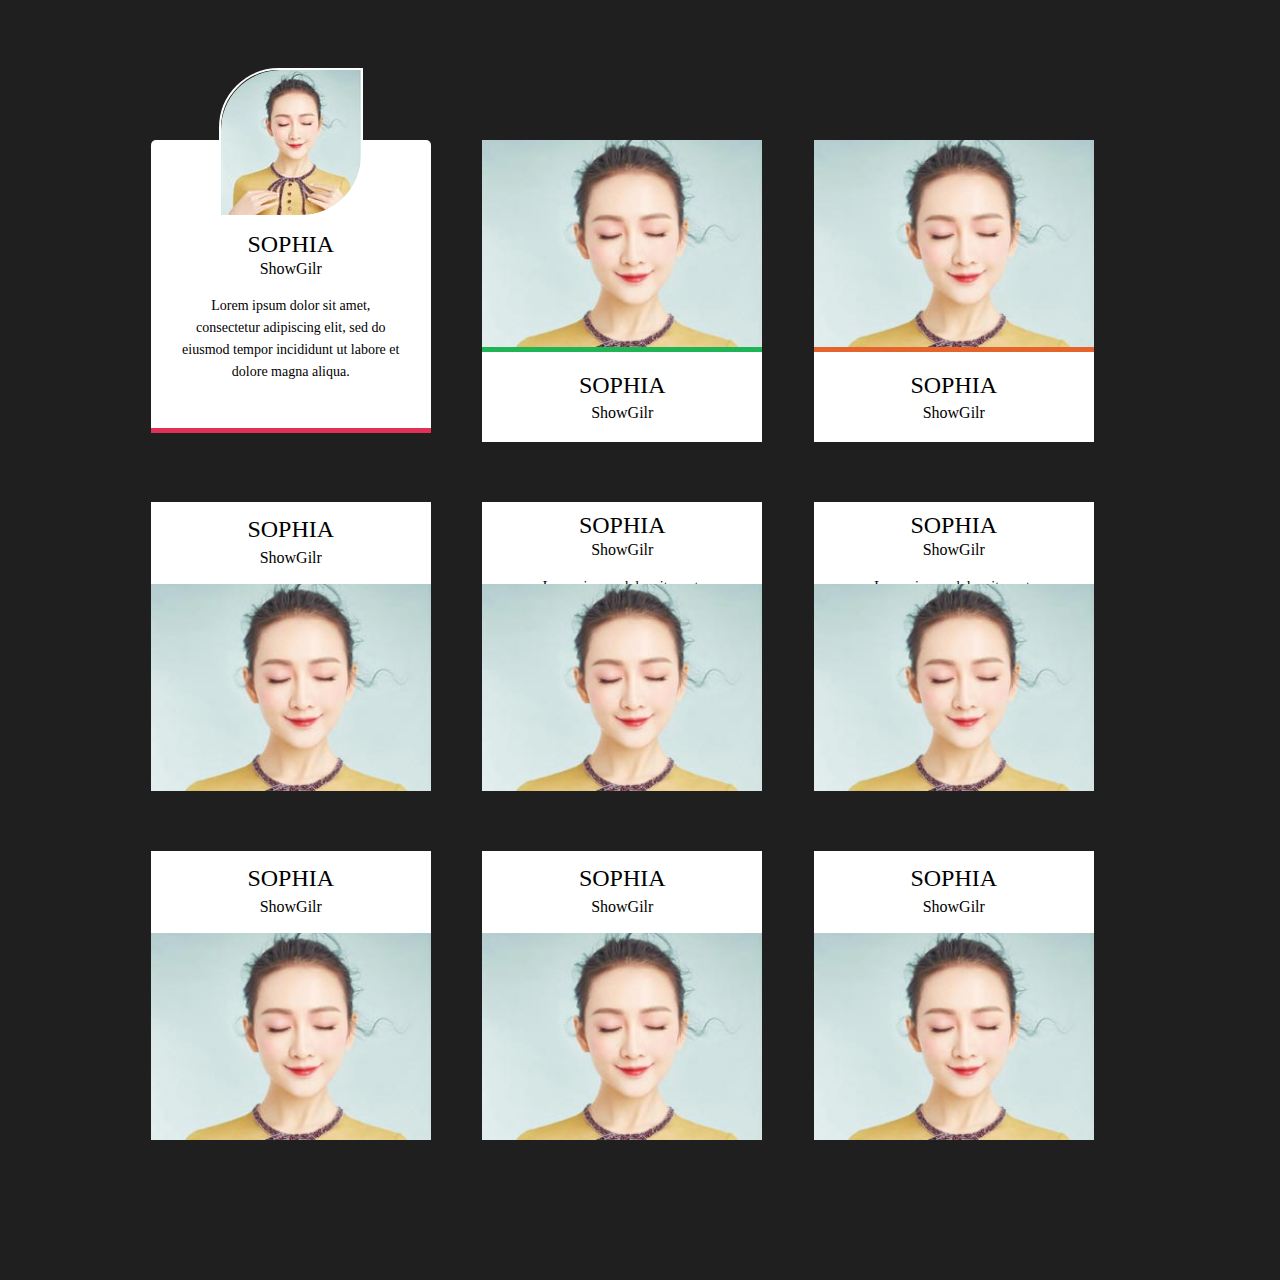
<file: 图片列表排列/index.html>
<!DOCTYPE html>
<html lang="en">

<head>
    <meta charset="UTF-8">
    <meta name="viewport" content="width=device-width, initial-scale=1.0">
    <meta http-equiv="X-UA-Compatible" content="ie=edge">
    <link rel="stylesheet" href="./style.css">
    <title>图片列表排列</title>
</head>

<body>
    <div class="container">
        <div class="team-members row">
            <!-- 第一张 -->
            <div class="single-member effect-1">
                <!-- 图片 -->
                <div class="member-image">
                    <img src="./images/member_140x145.jpg" alt="Member">
                </div>
                <!-- 文字 -->
                <div class="member-info">
                    <h3>Sophia</h3>
                    <h5>ShowGilr</h5>
                    <p>Lorem ipsum dolor sit amet, consectetur adipiscing elit, sed do eiusmod tempor incididunt ut
                        labore et dolore magna aliqua.</p>
                    <!-- 背景图为3个小图标 -->
                    <div class="social-touch">
                        <a class="fb-touch" href="#"></a>
                        <a class="tweet-touch" href="#"></a>
                        <a class="linkedin-touch" href="#"></a>
                    </div>
                </div>
            </div>

            <!-- 第二张 -->
            <div class="single-member effect-2">
                <!-- 图片 -->
                <div class="member-image">
                    <img src="./images/member_270x210.jpg" alt="Member">
                </div>
                <!-- 文字 -->
                <div class="member-info">
                    <h3>Sophia</h3>
                    <h5>ShowGilr</h5>
                    <p>Lorem ipsum dolor sit amet, consectetur adipiscing elit, sed do eiusmod tempor incididunt ut
                        labore et dolore magna aliqua.</p>
                    <!-- 背景图为3个小图标 -->
                    <div class="social-touch">
                        <a class="fb-touch" href="#"></a>
                        <a class="tweet-touch" href="#"></a>
                        <a class="linkedin-touch" href="#"></a>
                    </div>
                </div>
            </div>

            <!-- 第三张 -->
            <div class="single-member effect-3">
                <!-- 图片 -->
                <div class="member-image">
                    <img src="./images/member_270x210.jpg" alt="Member">
                </div>
                <!-- 文字 -->
                <div class="member-info">
                    <h3>Sophia</h3>
                    <h5>ShowGilr</h5>
                    <p>Lorem ipsum dolor sit amet, consectetur adipiscing elit, sed do eiusmod tempor incididunt ut
                        labore et dolore magna aliqua.</p>
                    <!-- 背景图为3个小图标 -->
                    <div class="social-touch">
                        <a class="fb-touch" href="#"></a>
                        <a class="tweet-touch" href="#"></a>
                        <a class="linkedin-touch" href="#"></a>
                    </div>
                </div>
            </div>

            <!-- 第四张 -->
            <div class="single-member effect-4">
                <!-- 标题 -->
                <div class="member-info">
                    <h3>Sophia</h3>
                    <h5>ShowGilr</h5>
                </div>
                <!-- 图片 -->
                <div class="member-image">
                    <img src="images/member_270x210.jpg" alt="Member">
                </div>
                <!-- 文字 -->
                <div class="more-info">
                    <p>Lorem ipsum dolor sit amet, consectetur adipiscing elit, sed do eiusmod tempor incididunt ut
                        labore et dolore magna aliqua. Lorem ipsum dolor sit amet, consectetur adipiscing elit sed do
                        eiusmod tempor incididunt.</p>
                    <div class="social-touch icon-colored">
                        <a class="fb-touch" href="#"></a>
                        <a class="tweet-touch" href="#"></a>
                        <a class="linkedin-touch" href="#"></a>
                    </div>
                </div>
            </div>

            <!-- 第五张 -->
            <div class="single-member effect-5">
                <!-- 图片 -->
                <div class="member-image">
                    <img src="images/member_270x210.jpg" alt="Member">
                </div>
                <!-- 文字 -->
                <div class="member-info">
                    <h3>Sophia</h3>
                    <h5>ShowGilr</h5>
                    <p>Lorem ipsum dolor sit amet, consectetur adipiscing elit, sed do eiusmod tempor incididunt ut
                        labore et dolore magna aliqua.</p>
                    <div class="social-touch icon-colored">
                        <a class="fb-touch" href="#"></a>
                        <a class="tweet-touch" href="#"></a>
                        <a class="linkedin-touch" href="#"></a>
                    </div>
                </div>
            </div>

            <!-- 第六张 -->
            <div class="single-member effect-6">
                <!-- 图片 -->
                <div class="member-image">
                    <img src="images/member_270x210.jpg" alt="Member">
                </div>
                <!-- 文字 -->
                <div class="member-info">
                    <h3>Sophia</h3>
                    <h5>ShowGilr</h5>
                    <p>Lorem ipsum dolor sit amet, consectetur adipiscing elit, sed do eiusmod tempor incididunt ut
                        labore et dolore magna aliqua.</p>
                    <div class="social-touch icon-colored">
                        <a class="fb-touch" href="#"></a>
                        <a class="tweet-touch" href="#"></a>
                        <a class="linkedin-touch" href="#"></a>
                    </div>
                </div>
                <div class="border-green"></div>
            </div>

            <!-- 第七张 -->
            <div class="single-member effect-7">
                <!-- 标题 -->
                <div class="member-info">
                    <h3>Sophia</h3>
                    <h5>ShowGilr</h5>
                </div>
                <!-- 图片 -->
                <div class="member-image">
                    <img src="images/member_270x210.jpg" alt="Member">
                </div>
                <!-- 文字 -->
                <div class="more-info">
                    <p>Lorem ipsum dolor sit amet, consectetur adipiscing elit, sed do eiusmod tempor incididunt ut
                        labore et dolore magna aliqua. Lorem ipsum dolor sit amet, consectetur adipiscing elit sed do
                        eiusmod tempor incididunt.</p>
                    <div class="social-touch icon-colored">
                        <a class="fb-touch" href="#"></a>
                        <a class="tweet-touch" href="#"></a>
                        <a class="linkedin-touch" href="#"></a>
                    </div>
                </div>
            </div>

            <!-- 第八张 -->
            <div class="single-member effect-8">
                <!-- 标题 -->
                <div class="member-info">
                    <h3>Sophia</h3>
                    <h5>ShowGilr</h5>
                </div>
                <!-- 图片 -->
                <div class="member-image">
                    <img src="images/member_270x210.jpg" alt="Member">
                </div>
                <!-- 文字 -->
                <div class="more-info">
                    <p>Lorem ipsum dolor sit amet, consectetur adipiscing elit, sed do eiusmod tempor incididunt ut
                        labore et dolore magna aliqua, Lorem ipsum dolor sit amet.</p>
                    <div class="social-touch icon-colored">
                        <a class="fb-touch" href="#"></a>
                        <a class="tweet-touch" href="#"></a>
                        <a class="linkedin-touch" href="#"></a>
                    </div>
                </div>
            </div>

            <!-- 第九张 -->
            <div class="single-member effect-9">
                <!-- 标题 -->
                <div class="member-info">
                    <h3>Sophia</h3>
                    <h5>ShowGilr</h5>
                </div>
                <!-- 图片 -->
                <div class="member-image">
                    <img src="images/member_270x210.jpg" alt="Member">
                </div>
                <!-- 文字 -->
                <div class="more-info">
                    <p>Lorem ipsum dolor sit amet, consectetur adipiscing elit, sed do eiusmod tempor incididunt ut
                        labore et dolore magna aliqua, Lorem ipsum dolor sit amet, consectetur adipiscing elit sed do
                        eiusmod tempor incididunt.</p>
                    <div class="social-touch icon-colored">
                        <a class="fb-touch" href="#"></a>
                        <a class="tweet-touch" href="#"></a>
                        <a class="linkedin-touch" href="#"></a>
                    </div>
                </div>
            </div>
        </div>
    </div>
</body>

</html>
</file>
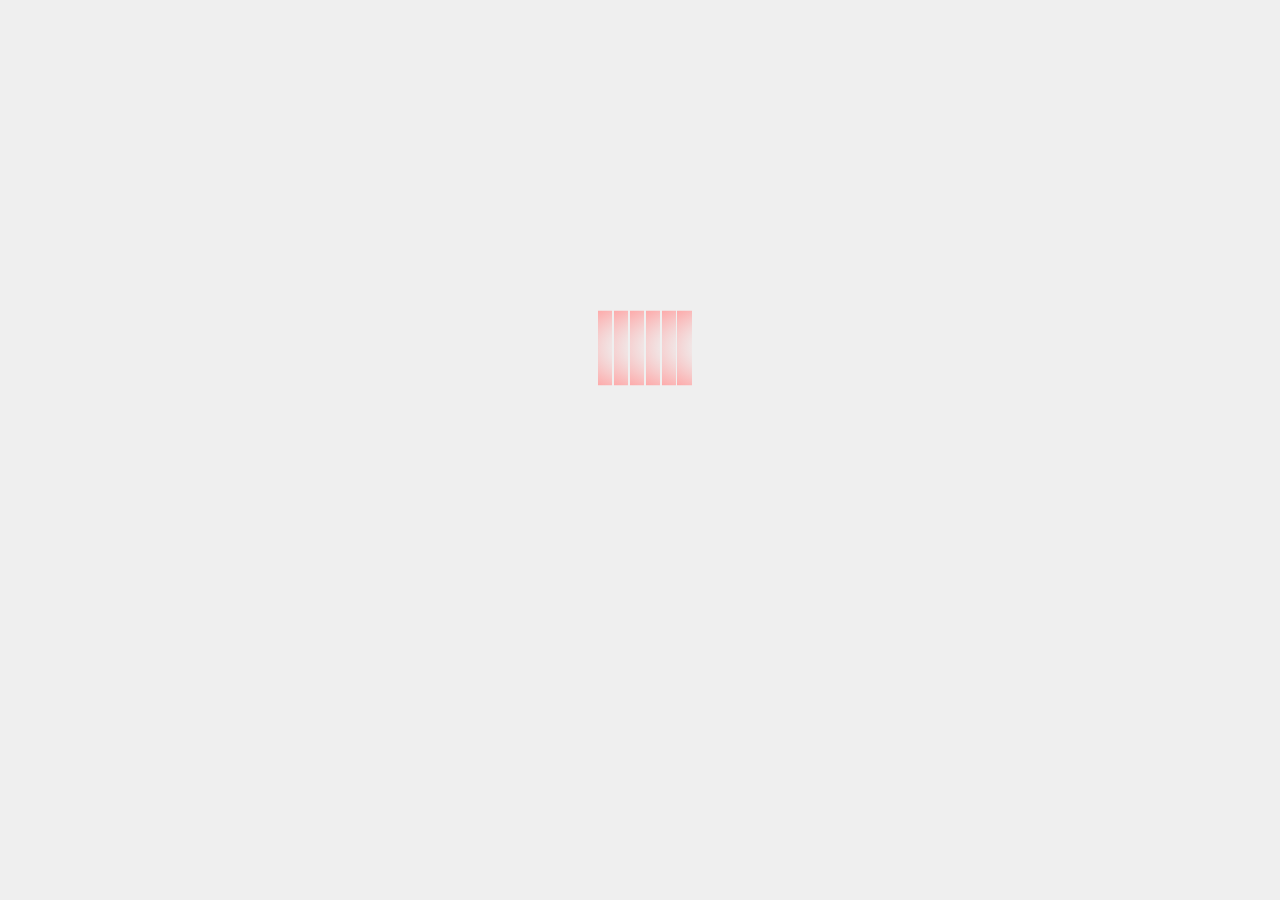
<file: 模拟跳动的音符/index.html>
<!DOCTYPE html>
<html lang="en">
<head>
    <meta charset="UTF-8">
    <meta name="viewport" content="width=device-width, initial-scale=1.0">
    <meta http-equiv="X-UA-Compatible" content="ie=edge">
    <title>跳动的音符</title>
    <link rel="stylesheet" href="./style.css">
</head>
<body>
    <div class="box">
        <div class="music">
            <ul id='waves' class="movent">
                <li class="li1"><span class="ani-li"></span></li>
                <li class="li2"><span class="ani-li"></span></li>
                <li class="li3"><span class="ani-li"></span></li>
                <li class="li4"><span class="ani-li"></span></li>
                <li class="li5"><span class="ani-li"></span></li>
                <li class="li6"><span class="ani-li"></span></li>
            </ul>
            <div class="music-state"></div>
        </div>
    </div>
</body>
</html>
</file>
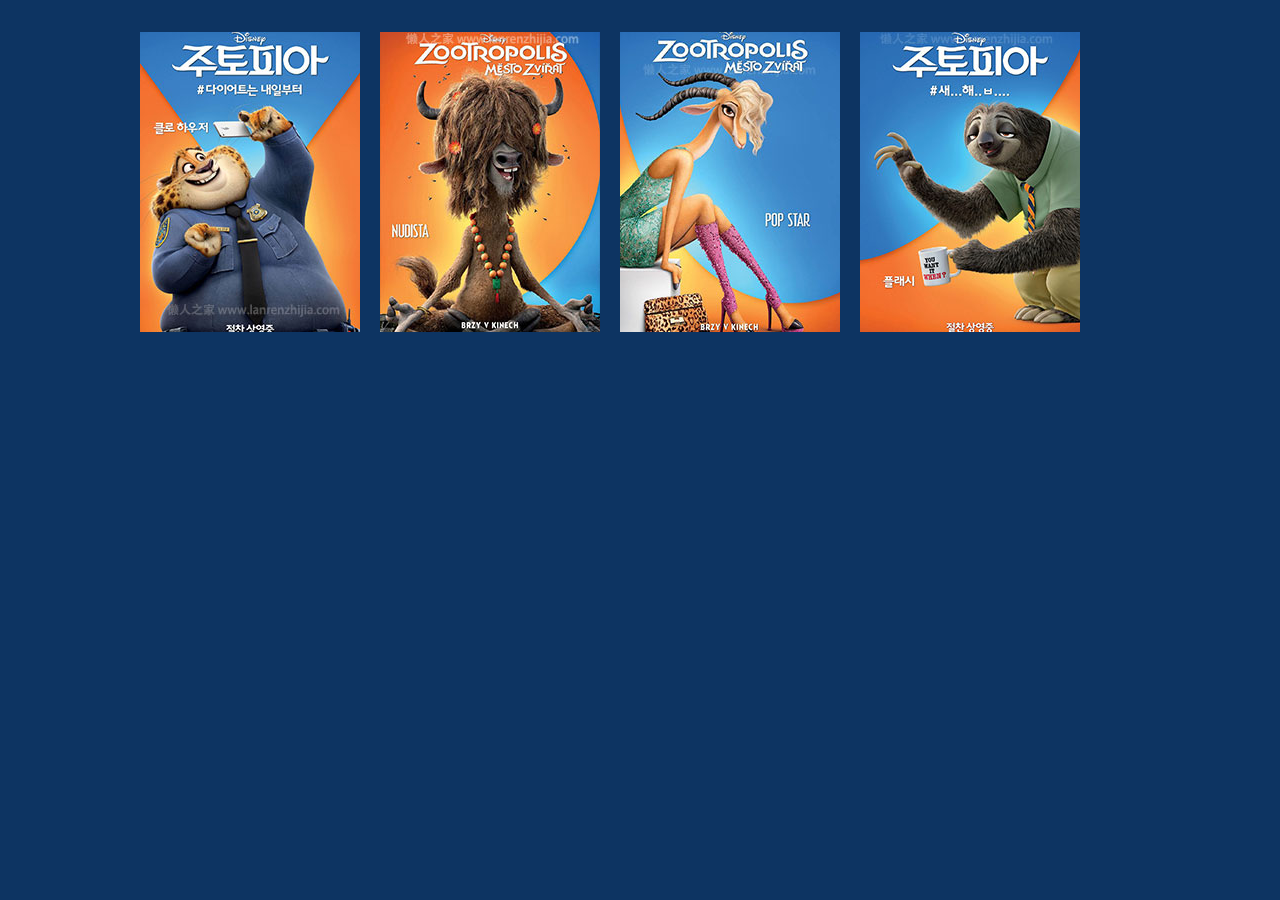
<file: 立体式3D悬停效果/index.html>
<!DOCTYPE html>
<html lang="en">

<head>
    <meta charset="UTF-8">
    <meta name="viewport" content="width=device-width, initial-scale=1.0">
    <meta http-equiv="X-UA-Compatible" content="ie=edge">
    <title>3D立体鼠标悬停</title>
    <link rel="stylesheet" href="./css/style.css">
</head>

<body>
    <div class="box">
        <div class="container">
            <div class="film">
                <div class="face front">
                    <img src="./images/img1.jpg" alt="">
                </div>
                <div class="face back">
                    <h3>这是老大！！！</h3>
                </div>
            </div>
        </div>
        <div class="container">
            <div class="film">
                <div class="face front">
                    <img src="./images/img2.jpg" alt="">
                </div>
                <div class="face back">
                    <h3>这是大姐头！！！</h3>
                </div>
            </div>
        </div>
        <div class="container">
            <div class="film">
                <div class="face front">
                    <img src="./images/img3.jpg" alt="">
                </div>
                <div class="face back">
                    <h3>这是小清！！！</h3>
                </div>
            </div>
        </div>
        <div class="container">
            <div class="film">
                <div class="face front">
                    <img src="./images/img4.jpg" alt="">
                </div>
                <div class="face back">
                    <h3>这是学霸！！！</h3>
                </div>
            </div>
        </div>
    </div>
</body>

</html>
</file>
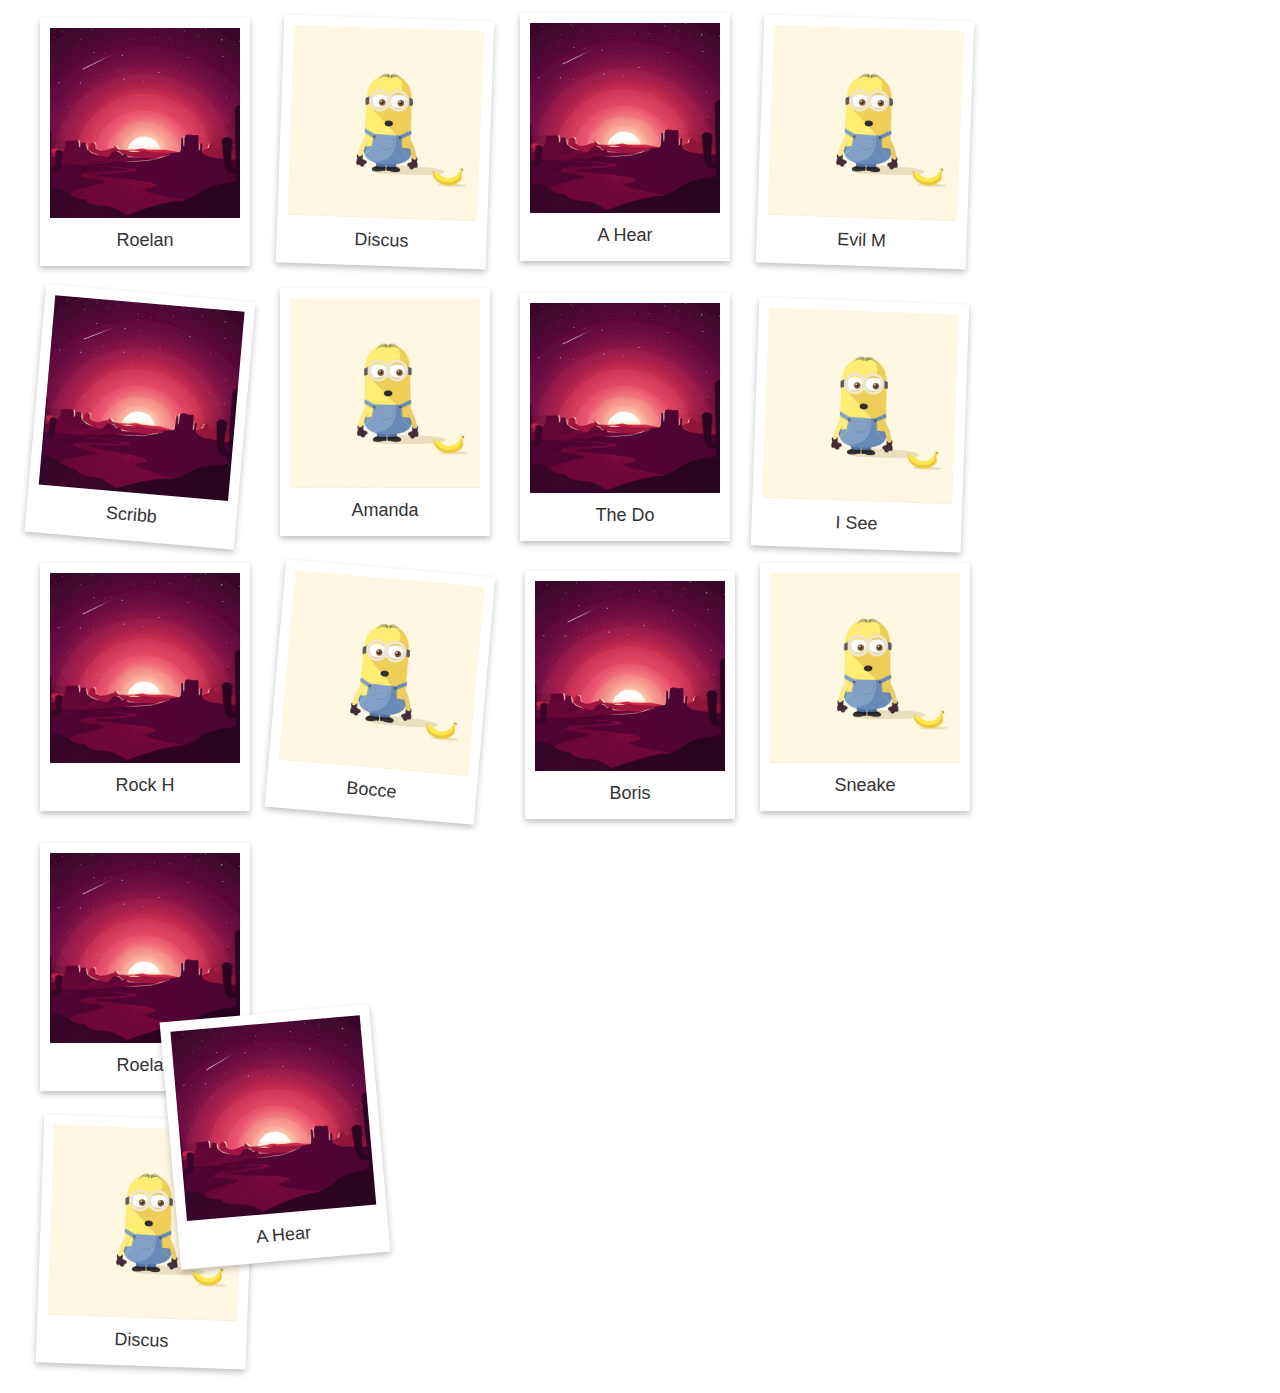
<file: 纯css3图片墙/index.html>
<!DOCTYPE html>
<html lang="en">

<head>
    <meta charset="UTF-8">
    <meta name="viewport" content="width=device-width, initial-scale=1.0">
    <meta http-equiv="X-UA-Compatible" content="ie=edge">
    <title>照片墙</title>
    <link rel="stylesheet" href="./style.css">
</head>

<body>
    <ul class="polaroids">
        <li><a href="#" title="Roelan"><img src="images/image-01.jpg" alt="Roeland!"></a></li>
        <li><a href="#" title="Discus"><img src="images/image-02.jpg" alt="Discussion"></a></li>
        <li><a href="#" title="A Hear"><img src="images/image-01.jpg" alt="A Hearty Laugh"></a></li>
        <li><a href="#" title="Evil M"><img src="images/image-02.jpg" alt="Evil Matt Coding"></a></li>
        <li><a href="#" title="Scribb"><img src="images/image-01.jpg" alt="Scribbles"></a></li>
        <li><a href="#" title="Amanda"><img src="images/image-02.jpg" alt="Amanda Glares..."></a></li>
        <li><a href="#" title="The Do"><img src="images/image-01.jpg" alt="The Dougernaut"></a></li>
        <li><a href="#" title="I See "><img src="images/image-02.jpg" alt="I See You!"></a></li>
        <li><a href="#" title="Rock H"><img src="images/image-01.jpg" alt="Rock Hard Balls"></a></li>
        <li><a href="#" title="Bocce "><img src="images/image-02.jpg" alt="Bocce Ball"></a></li>
        <li><a href="#" title="Boris "><img src="images/image-01.jpg" alt="Boris " Tatooine""></a></li>
        <li><a href="#" title="Sneake"><img src="images/image-02.jpg" alt="Sneakers & Stilettos"></a></li>
    </ul>
    <ul class="polaroids" style="width:280px;">
        <li><a href="#" title="Roelan"><img src="images/image-01.jpg" alt="Roeland!"></a></li>
        <li><a href="#" title="Discus"><img src="images/image-02.jpg" alt="Discussion"></a></li>
        <li class="messy"><a href="#" title="A Hear"><img src="images/image-01.jpg" alt="A Hearty Laugh"></a></li>
    </ul>
</body>

</html>
</file>
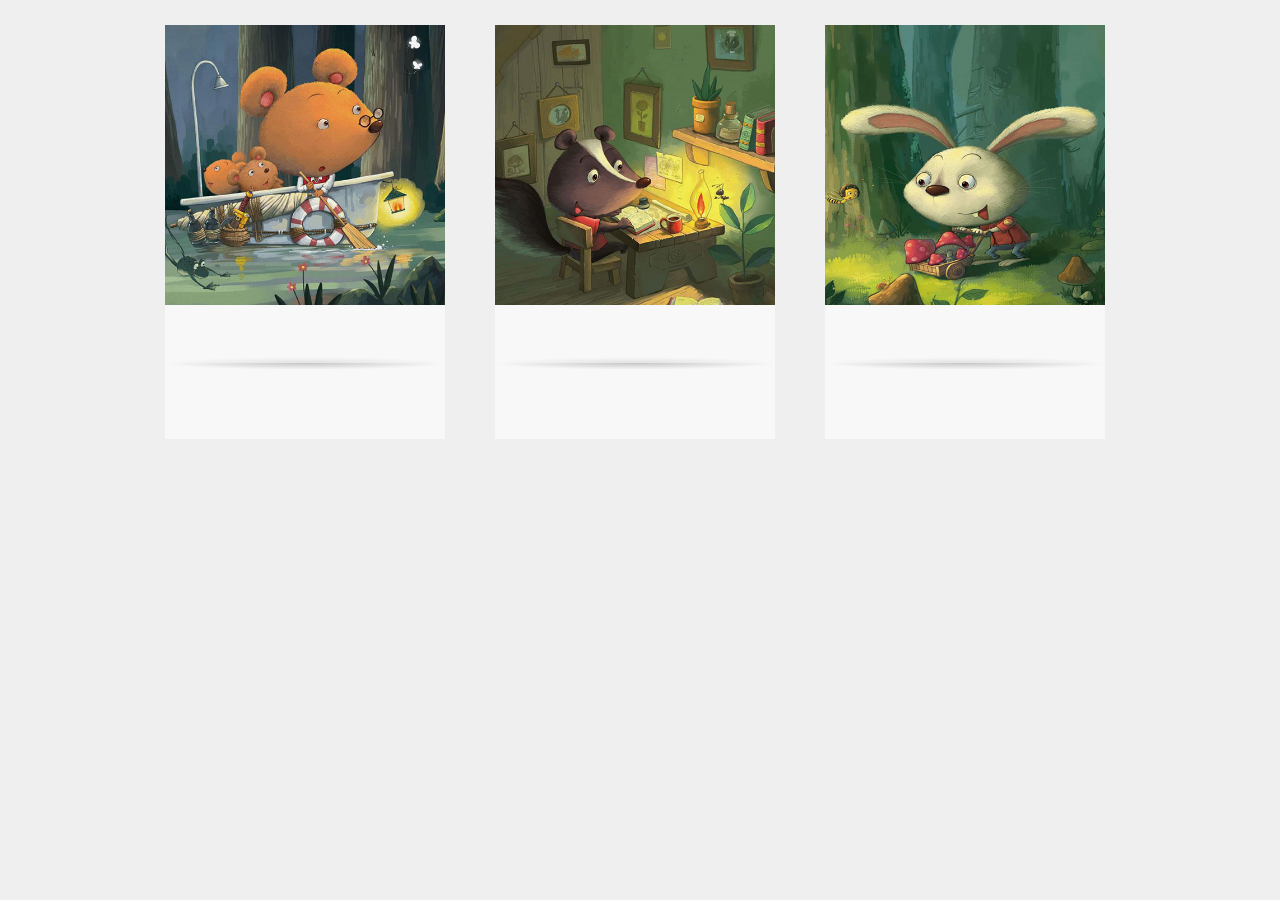
<file: 轻量级CSS3立体式3D旋转/index.html>
<!DOCTYPE html>
<html lang="en">

<head>
    <meta charset="UTF-8">
    <meta name="viewport" content="width=device-width, initial-scale=1.0">
    <meta http-equiv="X-UA-Compatible" content="ie=edge">
    <title>轻量级CSS3立体式3D旋转动画效果</title>
    <link rel="stylesheet" href="./style.css">
</head>

<body>
    <div class="box">
        <!-- 第一张图片 -->
        <div class="container">
            <!-- <figure> 标签规定独立的流内容（图像、图表、照片、代码等等）。
                figure 元素的内容应该与主内容相关，但如果被删除，则不应对文档流产生影响。 -->
            <figure>
                <img src="./images/1.jpg" alt="">
                <!-- 使用 <figure> 元素标记文档中的一个图像。<figure> 元素带有一个标题： -->
                <!-- <figcaption> 标签为 <figure> 元素定义标题。
                <figcaption> 元素应该被置于 <figure> 元素的第一个或最后一个子元素的位置。 -->
                <figcaption>Mouse</figcaption>
            </figure>
        </div>
        <!-- 第二张图片 -->
        <div class="container">
            <figure>
                <img src="./images/2.jpg" alt="">
                <figcaption>Irrigation rats</figcaption>
            </figure>
        </div>
        <!-- 第三章图片 -->
        <div class="container">
            <figure>
                <img src="./images/3.jpg" alt="">
                <figcaption>Rabbit</figcaption>
            </figure>
        </div>
    </div>
</body>

</html>
</file>
<file: 图片列表排列/style.css>
body {
	font-size: 16px;
	background-color: #1F1F1F;
}
* {
	margin: 0;
	padding: 0;
	box-sizing: border-box;
}
.container {
	margin: 0 auto;
    max-width: 1000px;
}

.row {
	width: 103%;
	float: left;
	margin: 110px -1.5%;
}

/* 公共 */
.single-member {
	width: 280px;
	float: left;
	margin: 30px 2.5%;
	background-color: #fff;
	text-align: center;
	position: relative;
}
/* 图片 */
.member-image img {
	max-width: 100%;
	vertical-align: middle;
}
/* 文字 */
h3 {
	font-size: 24px;
	font-weight: normal;
	margin: 10px 0 0;
	text-transform: uppercase;
}

h5 {
	font-size: 16px;
	font-weight: 300;
	margin: 0 0 15px;
	line-height: 22px;
}

p {
	font-size: 14px;
	font-weight: 300;
	line-height: 22px;
	padding: 0 30px;
	margin-bottom: 10px;
}
/* 3个小图标 */
.social-touch a {
	display: inline-block;
	width: 27px;
	height: 26px;
	vertical-align: middle;
	margin: 0 2px;
	background-image: url("./images/social-icons.png");
	background-repeat: no-repeat;
	opacity: 0.7;
	transition: 0.3s;
}
.social-touch a:hover {
	opacity: 1;
	transition: 0.3s;
}
.fb-touch {
	background-position: 0 0;
}

.tweet-touch {
	background-position: -35px 0;
}

.linkedin-touch {
	background-position: -71px 0;
}

.icon-colored .fb-touch {
	background-position: 0 -27px;
}

.icon-colored .tweet-touch {
	background-position: -35px -27px;
}

.icon-colored .linkedin-touch {
	background-position: -71px -27px;
}

/* 第一张图片 */
.effect-1 {
	border-radius: 5px 5px 0 0;
	padding-bottom: 40px;
}
.effect-1 .member-image {
	border: 2px solid #fff;
	border-radius: 60px 0;
	display: inline-block;
	margin-top: -72px;
	overflow: hidden;
	transition: 0.3s;
}
.effect-1 .member-image img {
	transition: 0.3s;
	border-radius: 60px 0;
}
/* 鼠标经过时图片的变化 */
.effect-1:hover .member-image {
	border-color: #e13157;
	transition: 0.3s;
	border-radius: 50%;
}
/* 图标盒子 */
.effect-1 .social-touch{
    background-color: #e13157;
	position: absolute;
	left: 0;
	bottom: 0;
    height: 5px;
    padding: 5px 0 0;
    width: 100%;
    overflow: hidden;
    transition: 0.3s;
}
/* 鼠标经过时，图标盒子 */
.effect-1:hover .social-touch {
	padding: 6px 0;
	height: 38px;
	transition: 0.3s;
}

/* 第二张 */
.effect-2 {
	max-height: 302px;
	min-height: 302px;
	overflow: hidden;
}
.effect-2 h3 {
	padding-top: 7px;
	line-height: 33px;
}
/* 图片盒子 */
.effect-2 .member-image {
	border-bottom: 5px solid #1fb554;
	height: 212px;
	overflow: hidden;
	width: 100%;
	transition: 0.4s;
	display: inline-block;
	float: none;
	vertical-align: middle;
}
/* 文字盒子 */
.effect-2 .member-info {
	transition: 0.4s;
}
/* 图片 */
.effect-2 .member-image img {
	width: 100%;
	vertical-align: bottom;
}
/* 图标盒子 */
.effect-2 .social-touch {
	background-color: #1fb554;
	float: left;
	left: 0;
	bottom: 0;
	overflow: hidden;
	padding: 5px 0;
	width: 100%;
	transition: 0.4s;
}
/* 鼠标经过 */
.effect-2:hover .member-image {
	height: 81px;
	transition: 0.4s;
}
/* 第三张 */
.effect-3 {
	max-height: 302px;
	min-height: 302px;
	overflow: hidden;
}

.effect-3 h3 {
	padding-top: 7px;
	line-height: 33px;
}

.effect-3 .member-image {
	border-bottom: 5px solid #e5642b;
	transition: 0.4s;
	height: 212px;
	width: 100%;
	display: inline-block;
	float: none;
	vertical-align: middle;
}

.effect-3 .member-info {
	transition: 0.4s;
}

.effect-3 .member-image img {
	width: 100%;
	vertical-align: bottom;
}

.effect-3 .social-touch {
	background-color: #e5642b;
	float: left;
	left: 0;
	bottom: 0;
	overflow: hidden;
	padding: 5px 0;
	width: 100%;
	transition: 0.4s;
}
/* 鼠标经过 */
.effect-3:hover .member-image {
	border-bottom: 0;
	border-radius: 0 0 50px 50px;
	height: 81px;
	display: inline-block;
	overflow: hidden;
	width: 109px;
	transition: 0.4s;
}

/* 第四张 */
.effect-4 {
	max-height: 289px;
	min-height: 289px;
	overflow: hidden;
}

.effect-4 h3 {
	line-height: 35px;
}

.effect-4 .member-image {
	position: absolute;
	width: 100%;
	transition: 0.4s;
}

.effect-4 .member-image img {
	width: 100%;
}

.effect-4 .more-info {
	height: 0;
	transition: 0.4s;
	overflow: hidden;
	z-index: 9;
	position: relative;
	background-color: #fff;
}
.effect-4:hover .more-info {
	height: 208px;
	transition: 0.4s;
}

/* 第五张 */
.effect-5 {
	max-height: 289px;
	min-height: 289px;
	overflow: hidden;
}

.effect-5 .member-info {
	background-color: #fff;
	position: absolute;
	width: 100%;
	top: 0;
	left: 0;
	height: 82px;
	transition: 0.3s;
	z-index: 2;
}

.effect-5 .member-image {
	margin-top: 82px;
	float: left;
	width: 100%;
	position: relative;
	transition: 0.3s;
	z-index: 4;
}

.effect-5 .member-image img {
	width: 100%;
}
/* 信封箭头 */
.effect-5 .member-info:before {
	border-left: 140px solid transparent;
	border-right: 140px solid transparent;
	border-top: 15px solid #fff;
	bottom: -15px;
	content: "";
	left: 0;
	position: absolute;
	z-index: 9;
}
/* 鼠标经过 */
.effect-5:hover .member-info {
	height: 215px;
	transition: 0.3s;
	z-index: 6;
}

.effect-5:hover .member-image {
	margin-top: 200px;
	transition: 0.3s;
}

/* 第六张 */
.effect-6 {
	max-height: 289px;
	min-height: 289px;
	overflow: hidden;
}

.effect-6 .member-info {
	background-color: #fff;
	position: absolute;
	width: 100%;
	top: 0;
	left: 0;
	height: 82px;
	transition: 0.3s;
	z-index: 2;
}

.effect-6 .member-image {
	margin-top: 82px;
	float: left;
	width: 100%;
	position: relative;
	transition: 0.3s;
	z-index: 4;
	overflow: hidden;
}

.effect-6 .member-image img {
	width: 100%;
}
/* 鼠标经过 */
.effect-6:hover .member-info {
	height: 215px;
	transition: 0.3s;
	z-index: 6;
	border-radius: 0 0 50% 50%;
	overflow: hidden;
}

.effect-6:hover .member-image {
	margin-top: 100px;
	transition: 0.3s;
	border-radius: 0;
}

/* 第七张 */
.effect-7 {
	max-height: 289px;
	min-height: 289px;
	overflow: hidden;
}

.effect-7 h3 {
	line-height: 35px;
}

.effect-7 .member-image {
	position: absolute;
	bottom: 0;
	width: 100%;
	transition: 0.4s;
	z-index: 1;
}

.effect-7 .member-image img {
	width: 100%;
	transition: 0.4s;
	opacity: 1;
	height: 100%;
}

.effect-7 .more-info {
	height: 208px;
	transition: 0.4s;
	overflow: hidden;
	position: relative;
	background-color: #fff;
}
/* 鼠标经过 */
.effect-7:hover .member-image {
	bottom: 40%;
}
.effect-7:hover .member-image img {
	width: 0;
	height: 0;
	transition: 0.4s;
	opacity: 0;
}

/* 第八张 */
.effect-8 {
	max-height: 289px;
	min-height: 289px;
	overflow: hidden;
	perspective: 800px;
}
.effect-8 h3 {
	line-height: 35px;
}
.effect-8 .member-image {
	position: absolute;
	bottom: 0;
	width: 100%;
	transition: 0.4s;
	z-index: 1;
}

.effect-8 .member-image img {
	width: 100%;
	transition: 0.4s;
	height: 100%;
}
.effect-8 .more-info {
	height: 208px;
	transition: 0.4s;
	overflow: hidden;
	position: relative;
	background-color: #fff;
}
.effect-8:hover .member-image {
	transform: rotateX(82deg);
	transform-origin: center bottom 0;
	transition: 0.4s;
}
/* 第九张 */
.effect-9 {
	max-height: 289px;
	min-height: 289px;
	overflow: hidden;
	perspective: 800px;
}

.effect-9 h3 {
	line-height: 35px;
}

.effect-9 .member-image {
	position: absolute;
	bottom: 0;
	width: 100%;
	transition: 0.4s;
	z-index: 1;
}

.effect-9 .member-image img {
	width: 100%;
	transition: 0.4s;
	height: 100%;
}

.effect-9 .more-info {
	height: 208px;
	transition: 0.4s;
	overflow: hidden;
	position: relative;
	background-color: #fff;
}
.effect-9:hover .member-image {
	transform: translateY(100%);
	transition: 0.4s;
}
</file>
<file: 模拟跳动的音符/style.css>
* {
    margin: 0;
    padding: 0;
    list-style: none;
}

body {
    background-color: #efefef;
}

.box {
    position: absolute;
    width: 100%;
    height: 200px;
    top: 120px;
    /* 设置或检索对象的缩放比例 */
    zoom: 1.5;
}

.box .music {
    width: 80px;
    height: 50px;
    top: 50%;
    left: 50%;
    -webkit-transform: translate(-40px, -25px);
    transform: translate(-40px, -25px);
    position: absolute;
}

.box #waves {
    width: 80px;
    height: 50px;
    position: absolute;
    top: 12px;
    left: 12px;
}

.box #waves li {
    position: relative;
    float: left;
    height: 100%;
    width: 12%;
    overflow: hidden;
    margin-right: 1px;
}

.box #waves li span {
    position: absolute;
    bottom: 0;
    display: block;
    height: 100%;
    width: 100px;
    background: radial-gradient(transparent 50%, rgba(255, 162, 162, 0.9) 100%);
}

.box #waves .li1 span {
    animation: waves 0.6s linear 0s infinite alternate;
    -webkit-animation: waves 0.6s linear 0s infinite alternate;
}

.box #waves .li2 span {
    animation: waves 0.9s linear infinite alternate;
    -webkit-animation: waves 0.9s linear infinite alternate;
}

.box #waves .li3 span {
    animation: waves 1s linear 0s infinite alternate;
    -webkit-animation: waves 1s linear 0s infinite alternate;
}

.box #waves .li4 span {
    animation: waves 0.8s linear 0s infinite alternate;
    -webkit-animation: waves 0.8s linear 0s infinite alternate;
}

.box #waves .li5 span {
    animation: waves 0.7s linear 0s infinite alternate;
    -webkit-animation: waves 0.7s linear 0s infinite alternate;
}

.box #waves .li6 span {
    animation: waves 0.5s linear 0s infinite alternate;
    -webkit-animation: waves 0.5s linear 0s infinite alternate;
}



@-webkit-keyframes waves {
    10% {
        height: 20%;
    }

    20% {
        height: 60%;
    }

    40% {
        height: 40%;
    }

    50% {
        height: 100%;
    }

    100% {
        height: 50%;
    }
}

@keyframes waves {
    10% {
        height: 20%;
    }

    20% {
        height: 60%;
    }

    40% {
        height: 40%;
    }

    50% {
        height: 100%;
    }

    100% {
        height: 50%;
    }
}
</file>
<file: 立体式3D悬停效果/css/style.css>
body{
    /* border: none; */
    margin: 0;
    background-color: #0D3462;
}
/* 大盒子 */
.box{
    width: 1000px;
    margin: auto;
    margin-top: 2em;
}
/* 图片所在盒子 */
.container{
    /* 设置元素被查看位置的视图 */
    -webkit-perspective: 400;
    -moz-perspective: 400;
    float: left;
    width: 220px;
    margin-right: 20px;
}
.film{
    width: 100%;
    height: 300px;
    -webkit-transform-style: preserve-3d;
    -webkit-transition: 1.5s;
    -moz-transform-style: preserve-3d;
    -moz-transition: 1.5s;
}
.container:hover .film{
    -webkit-transform: rotateY(180deg);
    -moz-transform: rotateY(180deg);

}
/* 正反面图片盒子 */
.face{
    position: absolute;
    -webkit-backface-visibility: hidden;
    -moz-backface-visibility: hidden;
}
/* 文字 */
.face h3{
    color: white;
    text-align: center;
}

/* 反面 */
.back{
    -webkit-transform: rotateY(180deg);
    -moz-transform: rotateY(180deg);
    background: -webkit-gradient(linear, left top, left bottom, from(#fdbb5a), to(#db5726));
    background: -moz-linear-gradient(top, #fdbb5a, #db5726);
    width: 220px;
    height: 300px;
}
</file>
<file: 纯css3图片墙/style.css>
body {
    font-family: Tahoma, Helvetica, "\5b8b\4f53", "Arial", sans-serif;
    font-size: 12px;
    color: #fff;
}
*{
    margin: 0;
    padding: 0;
}
img{
    border:0;
}
ul{
    list-style: none;
}
a:link,
a:hover,
a:visited{
    text-decoration: none;
}
/* 大盒子 */
.polaroids {
    width: 970px;
    margin: 0 0 18px 10px;
}
.polaroids li {
    display: inline;
}
.polaroids a{
    background-color: #fff;
    float: left;
    margin: 0 0 27px 30px;
    padding: 10px 10px 15px;
    text-align: center;
    color: #333;
    font-size: 18px;
    -webkit-box-shadow: 0 3px 6px rgba(0, 0, 0, .25);
    -moz-box-shadow: 0 3px 6px rgba(0, 0, 0, .25);
    -o-box-shadow: 0 3px 6px rgba(0, 0, 0, .25);
    box-shadow: 0 3px 6px rgba(0, 0, 0, .25);
}
.polaroids img {
    display: block;
    width: 190px;
    margin-bottom: 12px;
}
.polaroids a:after {
    content: attr(title);
    /* Ie8+,FF,Chorme,Safari */
}
/* 偶数的li */
.polaroids li:nth-child(even) a {
    -webkit-transform: rotate(2deg);
    -moz-transform: rotate(2deg);
    -ms-transform: rotate(2deg);
    transform: rotate(2deg);
}
/* 3的倍数的li */
.polaroids li:nth-child(3n) a {
    -webkit-transform: none;
    -moz-transform: none;
    -ms-transform: rotate(2deg);
    transform: none;
    position: relative;
    top: -5px;
}
/* 5n */
.polaroids li:nth-child(5n) a {
    -webkit-transform: rotate(5deg);
    -moz-transform: rotate(5deg);
    -ms-transform: rotate(5deg);
    transform: rotate(5deg);
    position: relative;
    right: 5px;
}
/* 8n */
.polaroids li:nth-child(8n) a {
    position: relative;
    top: 8px;
    right: 5px;
}
/* 11n */
.polaroids li:nth-child(11n) a {
    position: relative;
    top: 3px;
    right: -5px;
}
/* 鼠标经过时 */
.polaroids li a:hover {
    -webkit-transform: scale(1.25);
    -moz-transform: scale(1.25);
    -ms-transform: scale(1.25);
    transform: scale(1.25);
    -webkit-box-shadow: 0 3px 6px rgba(0, 0, 0, .5);
    -moz-box-shadow: 0 3px 6px rgba(0, 0, 0, .5);
    -o-box-shadow: 0 3px 6px rgba(0, 0, 0, .5);
    box-shadow: 0 3px 6px rgba(0, 0, 0, .5);
    position: relative;
    z-index: 5;
}
/* 最后一张图片 */
.polaroids li.messy a {
    margin-top: -375px;
    margin-left: 160px;
    -webkit-transform: rotate(-5deg);
    -moz-transform: rotate(-5deg);
    -ms-transform: rotate(-5deg);
    transform: rotate(-5deg);
}
</file>
<file: 轻量级CSS3立体式3D旋转/style.css>
*{
    padding: 0;
    margin: 0;
}
body {
    background-color: #EFEFEF;
}
/* 大盒子 */
.box{
    width: 1000px;
    overflow: hidden;
    margin: 0 auto;
}
/* 每个小盒子 */
.container{
    /* 设置元素被查看位置的视图 */
    /* 当为元素定义 perspective 属性时，其子元素会获得透视效果，而不是元素本身。 */
    perspective: 1200px;
    width: 33%;
    float: left;
}
.container figure{
    position: relative;
    /* transform-style 属性规定如何在 3D 空间中呈现被嵌套的元素。 */
    /* flat:子元素不保留其3D位置，preserve-3d：子元素保留其3D位置 */
    transform-style: preserve-3d;
    transition: 1s transform;
    font-size: 1.6rem;
    margin: 25px;
}
.container figure img{
    width: 100%;
    height: auto;
}

/* 文字描述 */
/* 文字相对于图片相对定位 */
.container figure figcaption{
    position: absolute;
    width: 100%;
    height: 100%;
    top: 0;
    /* 转、圈（Turns）。一个圆共1圈
    90deg = 100grad = 0.25turn ≈ 1.570796326794897rad */
    /* 将文字沿y轴旋转180度 */
    transform: rotateY(.5turn) translateZ(1px);
    background: rgba(255, 255, 255, 0.9);
    text-align: center;
    padding-top: 45%;
    opacity: 0.6;
    transition: 1s .5s opacity;
}

/* 动画效果 */
/* 图片文字一起演y轴旋转180d度 */
.container:hover figure{
    transform: rotateY(.5turn);
}
/* 文字的透明度值变大 */
.container:hover figure figcaption{
    opacity: 1;
}
.container figure:after{
    content: " ";
    display: block;
    /* vw：相对于视窗宽度（viewpoint width）。如：height：100vw；且此时的视窗宽为200px，则height：（100*200）/100。 */
    height: 8vw;
    width: 100%;
    transform: rotateX(90deg);
    /* radial-gradient() 函数用径向渐变创建 "图像"。
    径向渐变由中心点定义。
    为了创建径向渐变你必须设置两个终止色。 */
    background-image: radial-gradient(ellipse closest-side, rgba(0, 0, 0, 0.2) 0%, rgba(0, 0, 0, 0) 100%);
}
</file>
